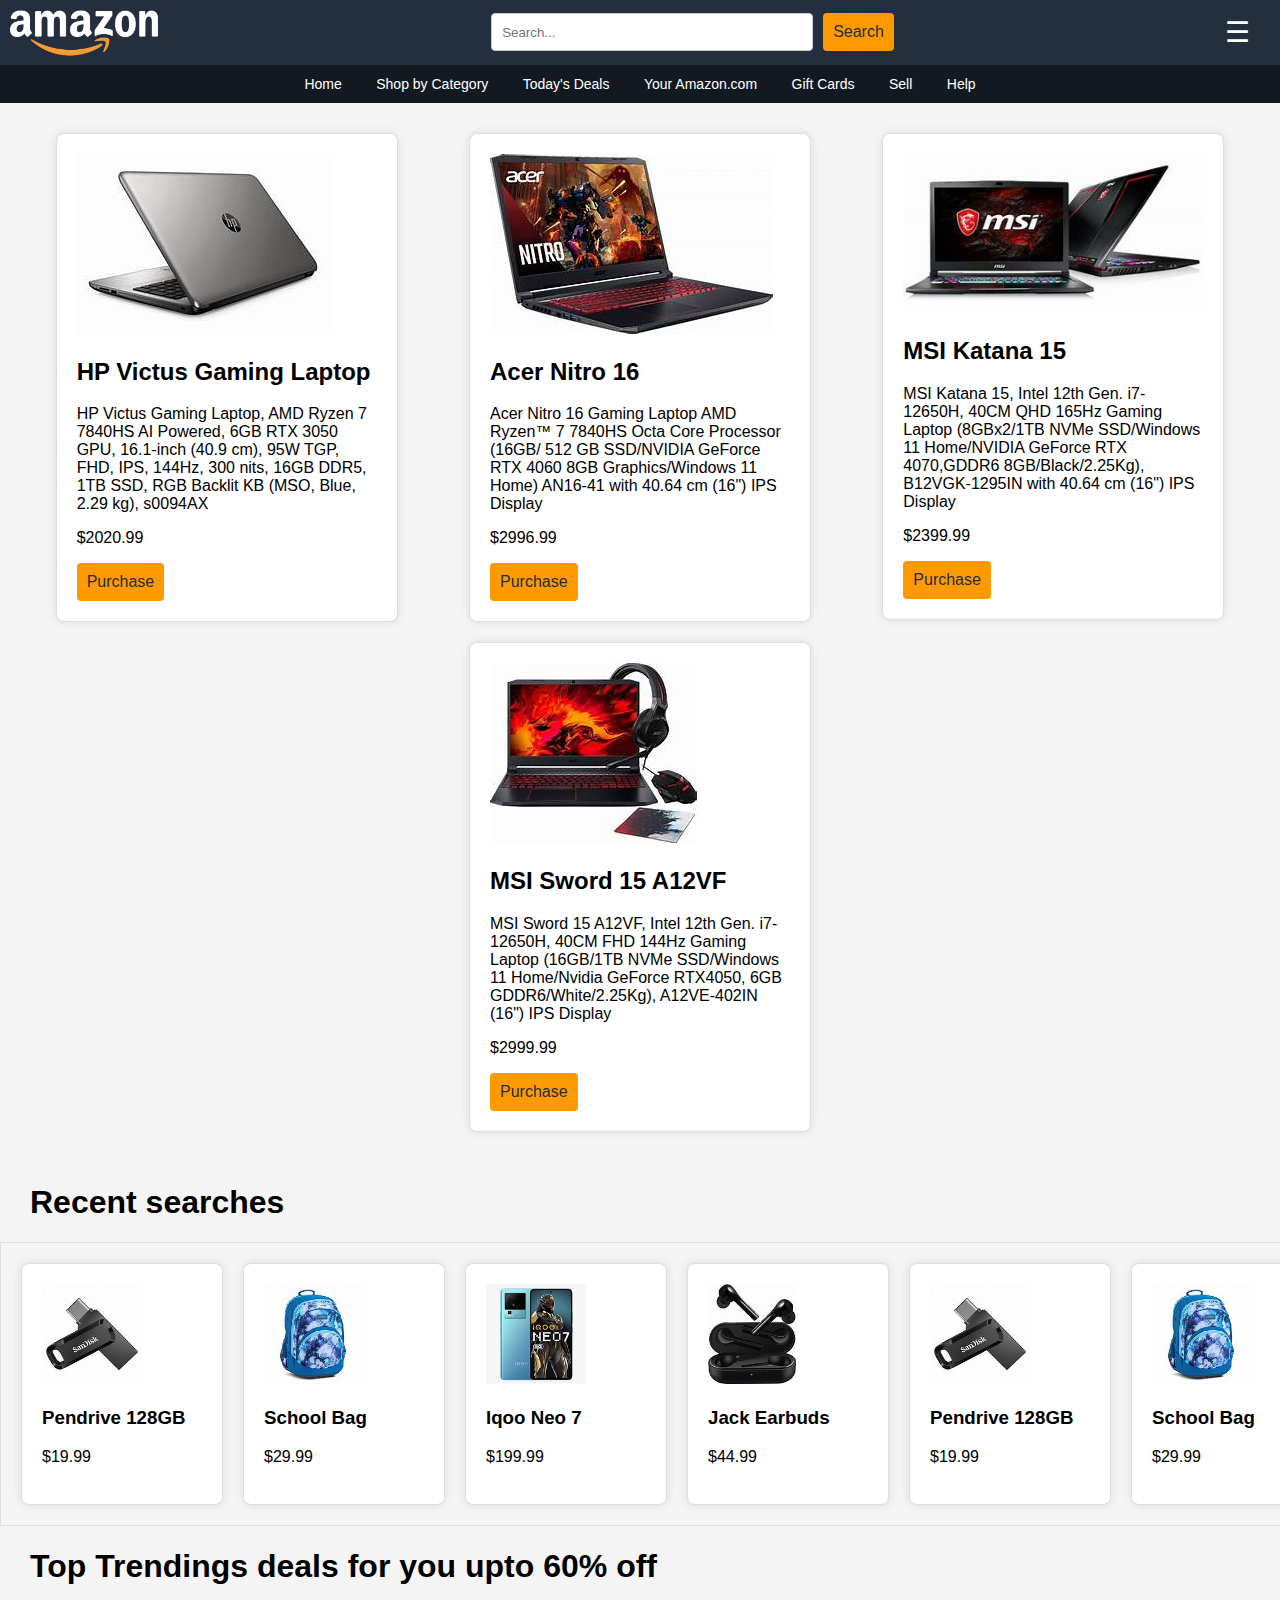
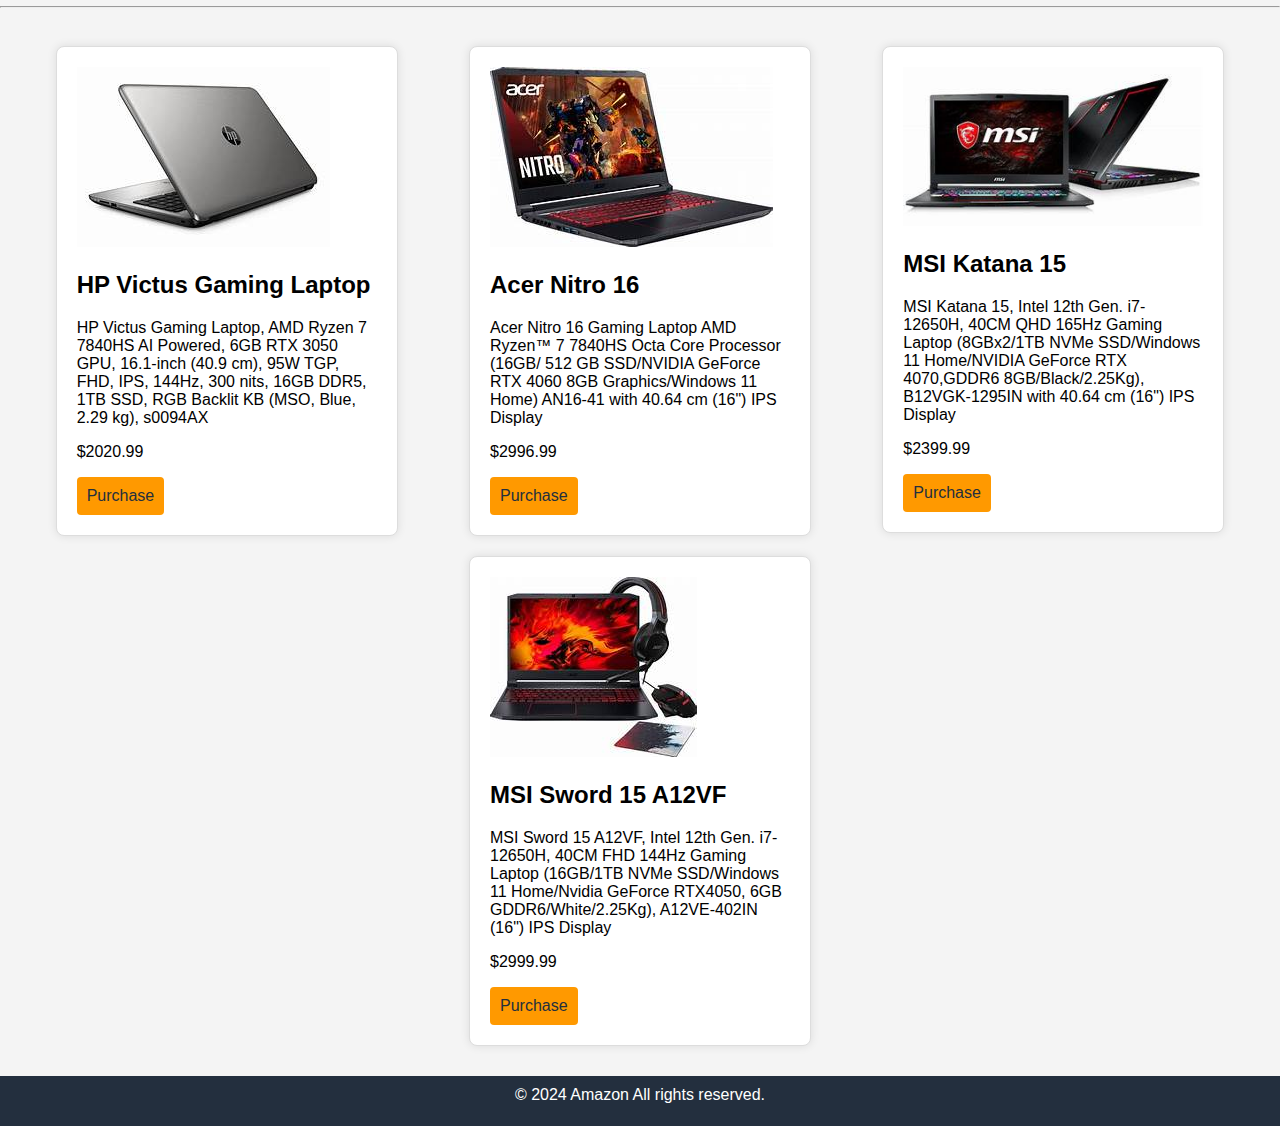
<file: Projects/Amazon/amazon.html>
<!DOCTYPE html>
<html lang="en">
<head>
    <meta charset="UTF-8">
    <meta name="viewport" content="width=device-width, initial-scale=1.0">
    <title>Amazon-like Product Listing</title>
    <style>
        body {
            font-family: Arial, sans-serif;
            margin: 0;
            padding: 0;
            background-color: #f4f4f4;
        }

        header {
            background-color: #232f3e;
            color: #fff;
            padding: 10px;
            display: flex;
            justify-content: space-between;
            align-items: center;
        }

        #amazon-logo {
            max-width: 150px;
            margin-bottom: -10px;
        }

        .search-bar {
            flex-grow: 1;
            display: flex;
            justify-content: center;
        }

        input[type="text"] {
            padding: 10px;
            width: 300px;
            border: 1px solid #ccc;
            border-radius: 4px;
            margin-right: 10px;
        }

        button {
            background-color: #FF9900;
            color: #232f3e;
            border: none;
            padding: 10px;
            text-align: center;
            text-decoration: none;
            display: inline-block;
            font-size: 16px;
            cursor: pointer;
            border-radius: 4px;
        }

        .hamburger-menu {
            cursor: pointer;
            font-size: 28px;
            margin-right: 20px;
        }

        nav {
            background-color: #131921;
            color: #fff;
            padding: 10px;
            text-align: center;
            display: none;
            position: fixed;
            top: 0;
            right: 0;
            height: 100%;
            width: 200px;
            flex-direction: column;
            align-items: flex-start;
            z-index: 1000;
        }

        nav a {
            color: #fff;
            text-decoration: none;
            margin: 15px;
            font-size: 14px;
            display: flex;
            align-items: center;
        }

        .icon {
            margin-right: 10px;
        }

        nav a:hover {
            text-decoration: underline;
        }

        .menu-overlay {
            display: none;
            position: fixed;
            top: 0;
            left: 0;
            width: 100%;
            height: 100%;
            background: rgba(0, 0, 0, 0.5);
            z-index: 999;
        }

        .product-container {
            display: flex;
            flex-wrap: wrap;
            justify-content: space-around;
            padding: 20px;
            position: relative;
        }

        .product {
            background-color: #fff;
            border: 1px solid #ddd;
            border-radius: 8px;
            box-shadow: 0 0 10px rgba(0, 0, 0, 0.1);
            margin: 10px;
            padding: 20px;
            width: 300px;
            height: fit-content;
        }

        section {
            width: 100%; /* Set a width for the section */
            overflow-x: auto; /* Enable horizontal scrolling */
            white-space: nowrap; /* Prevent line breaks in the container */
            border: 1px solid #ddd;
        }

        section::-webkit-scrollbar{
            display: none;
        }

        .product-container1 {
            display: flex;
            padding: 20px;
        }

        .product-container1:nth-child(16){
            margin-right: 0;
        }

        .product1 {
            background-color: #fff;
            border: 1px solid #ddd;
            border-radius: 8px;
            box-shadow: 0 0 10px rgba(0, 0, 0, 0.1);
            margin-right: 20px;
            padding: 20px;
            min-width: 160px;
            height: 200px;
            display: inline-block;
            white-space: wrap; /* Display products in a row */
        }

        img {
            max-width: 100%;
            height: 50%;
        }

        footer {
            background-color: #232f3e;
            color: #fff;
            text-align: center;
            bottom: 0;
            width: 100%;
            height: 40px;
            padding-top: 10px;
        }

        .popup-overlay {
            display: none;
            position: fixed;
            top: 0;
            left: 0;
            width: 100%;
            height: 100%;
            background: rgba(0, 0, 0, 0.5);
            z-index: 999;
        }

        .popup {
            display: none;
            position: fixed;
            top: 50%;
            left: 50%;
            transform: translate(-50%, -50%);
            padding: 20px;
            background-color: #fff;
            border: 1px solid #ccc;
            box-shadow: 0 0 10px rgba(0, 0, 0, 0.1);
            z-index: 1000;
        }
    /* Existing styles... */

    /* Media query for tablets (e.g., iPad) */
    @media (max-width: 768px) {
        header {
            flex-direction: column;
            align-items: center;
        }

        .search-bar {
            margin: 10px 0;
        }

        input[type="text"] {
            width: 100%;
            margin-right: 0;
        }

        .hamburger-menu {
            margin-top: 10px;
        }

        nav {
            width: 100%;
            height: 100%;
            align-items: center;
            text-align: center;
        }

        .menu-overlay {
            display: none;
        }

        nav a {
            margin: 10px;
        }

        .product-container {
            padding: 10px;
        }

        .product {
            width: 100%;
            box-sizing: border-box;
            margin: 10px 0;
        }
    }

    /* Media query for mobile devices */
    @media (max-width: 480px) {
        header {
            padding: 5px;
        }

        #amazon-logo {
            max-width: 120px;
        }

        .search-bar {
            margin: 10px 0;
        }

        input[type="text"] {
            width: 100%;
            margin-right: 0;
        }

        .hamburger-menu {
            margin-top: 10px;
        }

        nav {
            width: 100%;
            height: 100%;
            align-items: center;
            text-align: center;
        }

        nav a {
            margin: 5px;
        }

        .product-container {
            padding: 10px;
        }

        .product {
            width: 100%;
            box-sizing: border-box;
            margin: 10px 0;
        }

        .popup {
            padding: 10px;
        }
        .one{
            display: none;
        }
    }

    .one {
            background-color: #131921;
            color: #fff;
            padding: 10px;
            text-align: center;
        }
     .two {
            color: #fff;
            text-decoration: none;
            margin: 0 15px;
            font-size: 14px;
        }

        .two:hover {
            text-decoration: underline;
        }
</style>
</head>
<body>

    <header>
        <img src="amazonlogo1.png" alt="Amazon Logo" id="amazon-logo">
        <div class="search-bar">
            <input type="text" placeholder="Search...">
            <button>Search</button>
        </div>
        <div class="hamburger-menu" onclick="toggleMenu()">☰</div>
    </header>

    <div class="one">
        <a class="two" href="#">Home</a>
        <a class="two" href="#">Shop by Category</a>
        <a class="two" href="#">Today's Deals</a>
        <a class="two" href="#">Your Amazon.com</a>
        <a class="two" href="#">Gift Cards</a>
        <a class="two" href="#">Sell</a>
        <a class="two" href="#">Help</a>
    </div>

    <nav>
        <a href="#"><span class="icon">&#x1F3E0;</span> Home</a>
        <a href="#"><span class="icon">&#x1F464;</span> Profile</a>
        <a href="#"><span class="icon">&#x1F464;</span> Account</a>
        <a href="#"><span class="icon">&#x1F4C2;</span> Address</a>
        <a href="#"><span class="icon">&#x1F4C3;</span> Orders</a>
        <a href="#"><span class="icon">&#x1F6D2;</span> Cart</a>
        <a href="#"><span class="icon">&#x2699;</span> Settings</a>
    </nav>

    <div class="menu-overlay" id="menu-overlay" onclick="closeMenu()"></div>

    <div class="product-container">
        <div class="product">
            <img src="1.jpeg" alt="Product 1">
            <h2>HP Victus Gaming Laptop</h2>
            <p>HP Victus Gaming Laptop, AMD Ryzen 7 7840HS AI Powered, 6GB RTX 3050 GPU, 16.1-inch (40.9 cm), 95W TGP, FHD, IPS, 144Hz, 300 nits, 16GB DDR5, 1TB SSD, RGB Backlit KB (MSO, Blue, 2.29 kg), s0094AX</p>
            <p>$2020.99</p>
            <button onclick="addToCart('HP Victus Gaming Laptop', 2020.99)">Purchase</button>
        </div>

        <div class="product">
            <img src="3.jpeg" alt="Product 2">
            <h2>Acer Nitro 16</h2>
            <p>Acer Nitro 16 Gaming Laptop AMD Ryzen™ 7 7840HS Octa Core Processor (16GB/ 512 GB SSD/NVIDIA GeForce RTX 4060 8GB Graphics/Windows 11 Home) AN16-41 with 40.64 cm (16") IPS Display</p>
            <p>$2996.99</p>
            <button onclick="addToCart('Acer Nitro 16', 2996.99)">Purchase</button>
        </div>

        <div class="product">
            <img src="4.jpeg" alt="Product 1">
            <h2>MSI Katana 15</h2>
            <p>MSI Katana 15, Intel 12th Gen. i7-12650H, 40CM QHD 165Hz Gaming Laptop (8GBx2/1TB NVMe SSD/Windows 11 Home/NVIDIA GeForce RTX 4070,GDDR6 8GB/Black/2.25Kg), B12VGK-1295IN with 40.64 cm (16") IPS Display</p>
            <p>$2399.99</p>
            <button onclick="addToCart('MSI Katana 15', 2399.99)">Purchase</button>
        </div>

        <div class="product">
            <img src="5.jpeg" alt="Product 2">
            <h2>MSI Sword 15 A12VF</h2>
            <p>MSI Sword 15 A12VF, Intel 12th Gen. i7-12650H, 40CM FHD 144Hz Gaming Laptop (16GB/1TB NVMe SSD/Windows 11 Home/Nvidia GeForce RTX4050, 6GB GDDR6/White/2.25Kg), A12VE-402IN (16") IPS Display</p>
            <p>$2999.99</p>
            <button onclick="addToCart('MSI Sword 15 A12VF', 2999.99)">Purchase</button>
        </div>
    </div>
    <h1 style="margin-left: 30px;">Recent searches</h1>
    <section>
        <div class="product-container1">
            <div class="product1">
                <img src="pen1.jpeg" alt="Product 1">
                <h3>Pendrive 128GB</h3>
                <p>$19.99</p>
            </div>

            <div class="product1">
                <img src="bag.jpeg" alt="Product 2">
                <h3>School Bag</h3>
                <p>$29.99</p>
            </div>
            <div class="product1">
                <img src="phone.jpeg" alt="Product 1">
                <h3>Iqoo Neo 7</h3>
                <p>$199.99</p>
            </div>

            <div class="product1">
                <img src="buds.jpeg" alt="Product 2">
                <h3>Jack Earbuds</h3>
                <p>$44.99</p>
            </div>

            <div class="product1">
                <img src="pen1.jpeg" alt="Product 1">
                <h3>Pendrive 128GB</h3>
                <p>$19.99</p>
            </div>

            <div class="product1">
                <img src="bag.jpeg" alt="Product 2">
                <h3>School Bag</h3>
                <p>$29.99</p>
            </div>
            <div class="product1">
                <img src="phone.jpeg" alt="Product 1">
                <h3>Iqoo Neo 7</h3>
                <p>$199.99</p>
            </div>

            <div class="product1">
                <img src="buds.jpeg" alt="Product 2">
                <h3>Jack Earbuds</h3>
                <p>$44.99</p>
            </div>

            <div class="product1">
                <img src="pen1.jpeg" alt="Product 1">
                <h3>Pendrive 128GB</h3>
                <p>$19.99</p>
            </div>

            <div class="product1">
                <img src="bag.jpeg" alt="Product 2">
                <h3>School Bag</h3>
                <p>$29.99</p>
            </div>
            <div class="product1">
                <img src="phone.jpeg" alt="Product 1">
                <h3>Iqoo Neo 7</h3>
                <p>$199.99</p>
            </div>

            <div class="product1">
                <img src="buds.jpeg" alt="Product 2">
                <h3>Jack Earbuds</h3>
                <p>$44.99</p>
            </div>

            <div class="product1">
                <img src="pen1.jpeg" alt="Product 1">
                <h3>Pendrive 128GB</h3>
                <p>$19.99</p>
            </div>

            <div class="product1">
                <img src="bag.jpeg" alt="Product 2">
                <h3>School Bag</h3>
                <p>$29.99</p>
            </div>
            <div class="product1">
                <img src="phone.jpeg" alt="Product 1">
                <h3>Iqoo Neo 7</h3>
                <p>$199.99</p>
            </div>

            <div class="product1">
                <img src="buds.jpeg" alt="Product 2">
                <h3>Jack Earbuds</h3>
                <p>$44.99</p>
            </div>
        </div>
    </section>

    <h1 style="margin-left: 30px;">Top Trendings deals for you upto 60% off</h1><hr>

    <div class="product-container">
        <div class="product">
            <img src="1.jpeg" alt="Product 1">
            <h2>HP Victus Gaming Laptop</h2>
            <p>HP Victus Gaming Laptop, AMD Ryzen 7 7840HS AI Powered, 6GB RTX 3050 GPU, 16.1-inch (40.9 cm), 95W TGP, FHD, IPS, 144Hz, 300 nits, 16GB DDR5, 1TB SSD, RGB Backlit KB (MSO, Blue, 2.29 kg), s0094AX</p>
            <p>$2020.99</p>
            <button onclick="addToCart('HP Victus Gaming Laptop', 2020.99)">Purchase</button>
        </div>

        <div class="product">
            <img src="3.jpeg" alt="Product 2">
            <h2>Acer Nitro 16</h2>
            <p>Acer Nitro 16 Gaming Laptop AMD Ryzen™ 7 7840HS Octa Core Processor (16GB/ 512 GB SSD/NVIDIA GeForce RTX 4060 8GB Graphics/Windows 11 Home) AN16-41 with 40.64 cm (16") IPS Display</p>
            <p>$2996.99</p>
            <button onclick="addToCart('Acer Nitro 16', 2996.99)">Purchase</button>
        </div>

        <div class="product">
            <img src="4.jpeg" alt="Product 1">
            <h2>MSI Katana 15</h2>
            <p>MSI Katana 15, Intel 12th Gen. i7-12650H, 40CM QHD 165Hz Gaming Laptop (8GBx2/1TB NVMe SSD/Windows 11 Home/NVIDIA GeForce RTX 4070,GDDR6 8GB/Black/2.25Kg), B12VGK-1295IN with 40.64 cm (16") IPS Display</p>
            <p>$2399.99</p>
            <button onclick="addToCart('MSI Katana 15', 2399.99)">Purchase</button>
        </div>

        <div class="product">
            <img src="5.jpeg" alt="Product 2">
            <h2>MSI Sword 15 A12VF</h2>
            <p>MSI Sword 15 A12VF, Intel 12th Gen. i7-12650H, 40CM FHD 144Hz Gaming Laptop (16GB/1TB NVMe SSD/Windows 11 Home/Nvidia GeForce RTX4050, 6GB GDDR6/White/2.25Kg), A12VE-402IN (16") IPS Display</p>
            <p>$2999.99</p>
            <button onclick="addToCart('MSI Sword 15 A12VF', 2999.99)">Purchase</button>
        </div>
    </div>

   <footer>
        &copy; 2024 Amazon All rights reserved.
   </footer>

    <div class="popup-overlay" id="overlay"></div>

    <div id="purchasePopup" class="popup">
        <h2>Purchase Confirmation</h2>
        <p>Thank you for your purchase!</p>
        <p>Product: <span id="popupProductName"></span></p>
        <p>Price: $<span id="popupProductPrice"></span></p>
        <button onclick="closePopup()">Close</button>
    </div>
</body>
</html>

<script>
    function addToCart(productName, price) {
        document.getElementById('popupProductName').innerText = productName;
        document.getElementById('popupProductPrice').innerText = price.toFixed(2);
        document.getElementById('purchasePopup').style.display = 'block';
        document.getElementById('overlay').style.display = 'block';
    }

    function closePopup() {
        document.getElementById('purchasePopup').style.display = 'none';
        document.getElementById('overlay').style.display = 'none';
    }

    function toggleMenu() {
        var menu = document.querySelector('nav');
        var overlay = document.getElementById('menu-overlay');
        if (menu.style.display === 'flex') {
            closeMenu();
        } else {
            menu.style.display = 'flex';
            overlay.style.display = 'block';
        }
    }

    function closeMenu() {
        var menu = document.querySelector('nav');
        var overlay = document.getElementById('menu-overlay');
        menu.style.display = 'none';
        overlay.style.display = 'none';
    }
</script>
</file>
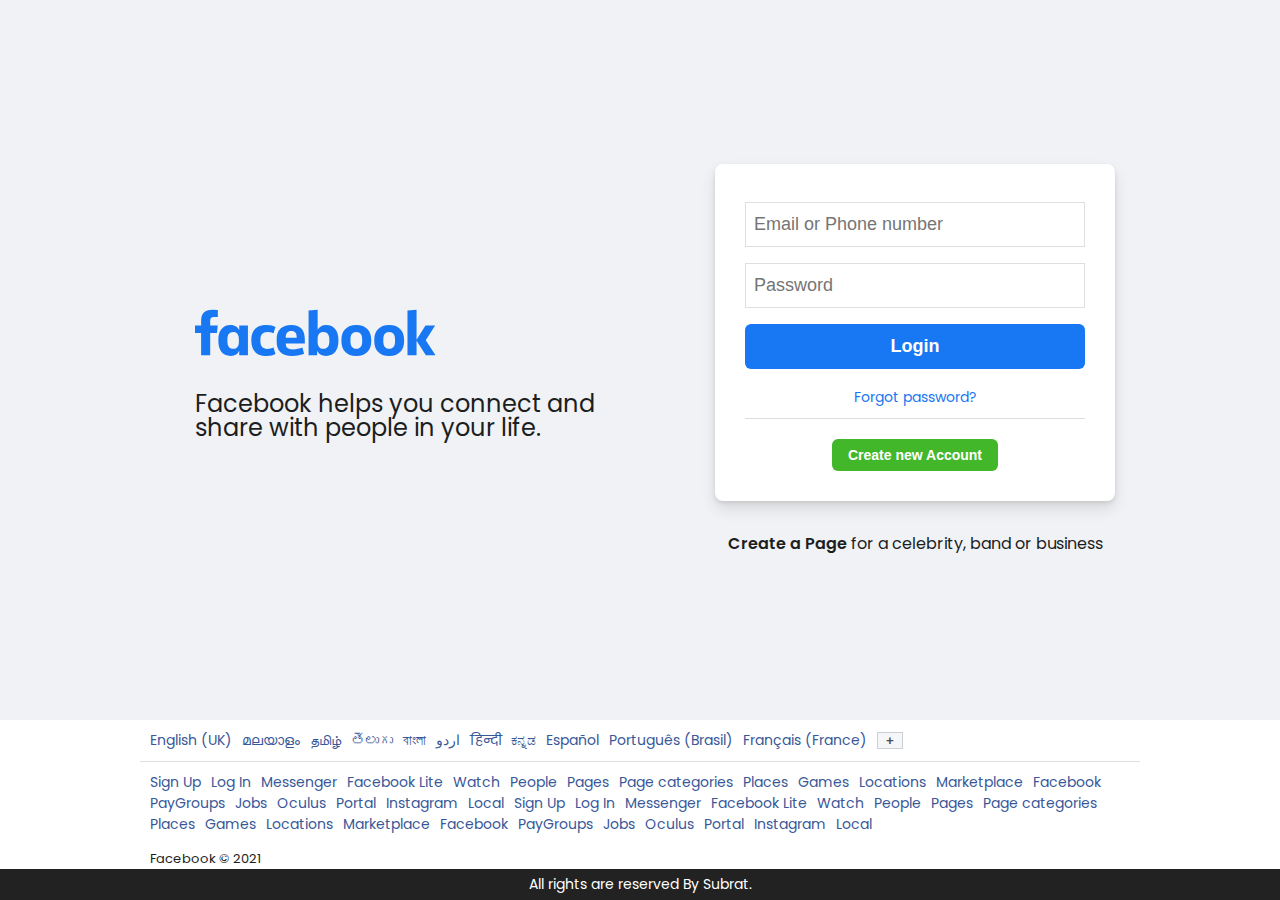
<file: Projects/Facebook/facebook.html>
<!DOCTYPE html>
<html lang="en">

<head>
    <meta charset="UTF-8">
    <meta http-equiv="X-UA-Compatible" content="IE=edge">
    <meta name="viewport" content="width=device-width, initial-scale=1.0">
    <title>Facebook</title>

        <style>
            @import url('https://fonts.googleapis.com/css2?family=Poppins:wght@300;400;500;600;700&display=swap');
*, *::after, *::before {
    padding: 0;
    margin: 0;
    box-sizing: border-box;
}

body {
    font-family: 'Poppins', sans-serif;
    background-color: #f0f2f5;
    color: #1c1e21;
}

main {
    height: 90vh;
    position: relative;
    margin: 0 auto;
}

footer {
    background-color: #ffffff;
}

.row {
    display: flex;
    justify-content: space-around;
    align-items: center;
    flex-direction: column;
    width: 100%;
    position: absolute;
    left: 50%;
    top: 50%;
    transform: translate(-50%, -50%);
}

.col-logo {
    text-align: center;
    padding: 10%;
}

.col-form {
    text-align: center;
    max-width: 80%;
}

.col-logo img {
    max-width: 300px;
}

.col-logo h2 {
    font-size: 16px;
    font-weight: 400;
    padding: 0 30px;
    line-height: 16px;
}

.col-form .form-container {
    background-color: #ffffff;
    border-radius: 8px;
    box-shadow: 0 2px 4px rgba(0, 0, 0, 0.1), 0 8px 16px rgba(0, 0, 0, 0.1);
    margin-bottom: 30px;
    padding: 30px;
}

.col-form .form-container input, .col-form .form-container .btn-login {
    width: 100%;
    margin: 5px 0;
    height: 32px;
    font-size: 14px;
}

.col-form .form-container input {
    border: 1px solid #dddfe2;
    color: #1d2129;
    padding: 0 8px;
    outline: none;
}

.col-form .form-container input:focus {
    border-color: #1877f2;
    box-shadow: 0 0 0 2px #e7f3ff;
}

.col-form .form-container .btn-login {
    background-color: #1877f2;
    border: none;
    border-radius: 6px;
    font-size: 14px;
    padding: 8px 16px;
    color: #ffffff;
    font-weight: 700;
    text-transform: capitalize;
}

.col-form .form-container a {
    color: #1877f2;
    font-size: 14px;
    text-decoration: none;
    margin: 10px 0 20px;
    padding-bottom: 10px;
    border-bottom: 1px solid #dadde1;
    display: block;
}

.col-form .form-container a:hover {
    text-decoration: underline;
}

.col-form .form-container .btn-new {
    background-color: #42b72a;
    border: none;
    border-radius: 6px;
    font-size: 14px;
    padding: 8px 16px;
    color: #ffffff;
    font-weight: 700;
}

.col-form p {
    font-size: 14px;
}

.col-form p a {
    text-decoration: none;
    color: #1c1e21;
    font-weight: 600;
}

.col-form p a:hover {
    text-decoration: underline;
}

footer .footer-contents {
    position: relative;
    max-width: 1000px;
    margin: 0 auto;
}

footer ol {
    display: flex;
    flex-wrap: wrap;
    list-style-type: none;
    padding: 10px;
}

footer ol:first-child {
    border-bottom: 1px solid #dddfe2;
}

footer ol:first-child li:last-child button {
    background-color: #f5f6f7;
    border: 1px solid #ccd0d5;
    outline: none;
    color: #4b4f56;
    padding: 0 8px;
    font-weight: 700;
}

footer ol li {
    padding-right: 10px;
    font-size: 12px;
    color: #385898;
}

footer ol li a {
    text-decoration: none;
    color: #385898;
}

footer ol li a:hover {
    text-decoration: underline;
}

footer small {
    font-size: 10px;
    padding: 10px;
}

@media screen and (orientation:landscape) and (min-device-width:320px) and (max-device-width:780px) {
    .row {
        flex-direction: row;
        justify-content: start;
    }
    .col-logo {
        padding: 2%;
        flex: 0 0 50%;
        text-align: left;
    }
    .col-form {
        flex: 0 0 40%;
    }
}

@media screen and (orientation:portrait) and (min-device-width:700px) and (max-device-width:1100px) {
    main {
        height: 82vh;
    }
    footer {
        height: 18vh;
    }
}

@media screen and (min-device-width:992px) {
    main {
        height: 80vh;
    }
    footer {
        height: 20vh;
    }
    .row {
        flex-direction: row;
        max-width: 1000px;
    }
    .col-logo {
        padding: 0;
        flex: 0 0 50%;
        text-align: left;
    }
    .col-logo h2 {
        font-size: 24px;
        line-height: 24px;
    }
    .col-form {
        flex: 0 0 40%;
        max-width: 500px;
    }
    .col-form .form-container input, .col-form .form-container .btn-login {
        font-size: 18px;
        height: 45px;
        margin: 8px 0;
    }
    .col-form p {
        font-size: 16px;
    }
    footer ol li {
        font-size: 14px;
    }
    footer small {
        font-size: 13px;
    }
}

.footer {
    background-color: #222;
    color: #fff;
    font-size: 14px;
    bottom: 0;
    position: fixed;
    left: 0;
    right: 0;
    text-align: center;
    z-index: 999;
}

.footer p {
    margin: 5px 0;
}
        </style>
</head>

<body>
    <main>
        <div class="row">
            <div class="col-logo">
                <img src="fb_logo.svg" alt="Facebook Logo">
                <h2>Facebook helps you connect and share with people in your life.</h2>
            </div>
            <div class="col-form">
                <div class="form-container">
                    <input type="text" placeholder="Email or Phone number">
                    <input type="password" placeholder="Password">
                    <button class="btn-login">Login
                    </button>
                    <a href="#">Forgot password?</a>
                    <button class="btn-new">
                        Create new Account
                    </button>
                </div>
                <p><a href="#">Create a Page</a>
                    for a celebrity, band or business</p>
            </div>
        </div>
    </main>
    <footer>
        <div class="footer-contents">
            <ol>
                <li>English (UK)</li>
                <li><a href="#">മലയാളം</a></li>
                <li><a href="#">தமிழ்</a></li>
                <li><a href="#">తెలుగు</a></li>
                <li><a href="#">বাংলা</a></li>
                <li><a href="#">اردو</a></li>
                <li><a href="#">हिन्दी</a></li>
                <li><a href="#">ಕನ್ನಡ</a></li>
                <li><a href="#">Español</a></li>
                <li><a href="#">Português (Brasil)</a></li>
                <li><a href="#">Français (France)</a></li>
                <li><button>+</button></li>
            </ol>
            <ol>
                <li><a href="#">Sign Up</a></li>
                <li><a href="#">Log In </a></li>
                <li><a href="#">Messenger</a></li>
                <li><a href="#">Facebook Lite</a></li>
                <li><a href="#">Watch</a></li>
                <li><a href="#">People</a></li>
                <li><a href="#">Pages</a></li>
                <li><a href="#">Page categories</a></li>
                <li><a href="#">Places</a></li>
                <li><a href="#">Games</a></li>
                <li><a href="#">Locations</a></li>
                <li><a href="#">Marketplace</a></li>
                <li><a href="#">Facebook</a></li>
                <li><a href="#">PayGroups</a></li>
                <li><a href="#">Jobs</a></li>
                <li><a href="#">Oculus</a></li>
                <li><a href="#">Portal</a></li>
                <li><a href="#">Instagram</a></li>
                <li><a href="#">Local</a></li>
                <li><a href="#">Sign Up</a></li>
                <li><a href="#">Log In </a></li>
                <li><a href="#">Messenger</a></li>
                <li><a href="#">Facebook Lite</a></li>
                <li><a href="#">Watch</a></li>
                <li><a href="#">People</a></li>
                <li><a href="#">Pages</a></li>
                <li><a href="#">Page categories</a></li>
                <li><a href="#">Places</a></li>
                <li><a href="#">Games</a></li>
                <li><a href="#">Locations</a></li>
                <li><a href="#">Marketplace</a></li>
                <li><a href="#">Facebook</a></li>
                <li><a href="#">PayGroups</a></li>
                <li><a href="#">Jobs</a></li>
                <li><a href="#">Oculus</a></li>
                <li><a href="#">Portal</a></li>
                <li><a href="#">Instagram</a></li>
                <li><a href="#">Local</a></li>
            </ol>
            <small>Facebook &copy; 2021</small>
        </div>
    </footer>

    <div class="footer">
        <p>
            All rights are reserved By Subrat.
        </p>
    </div>
</body>

</html>
</file>
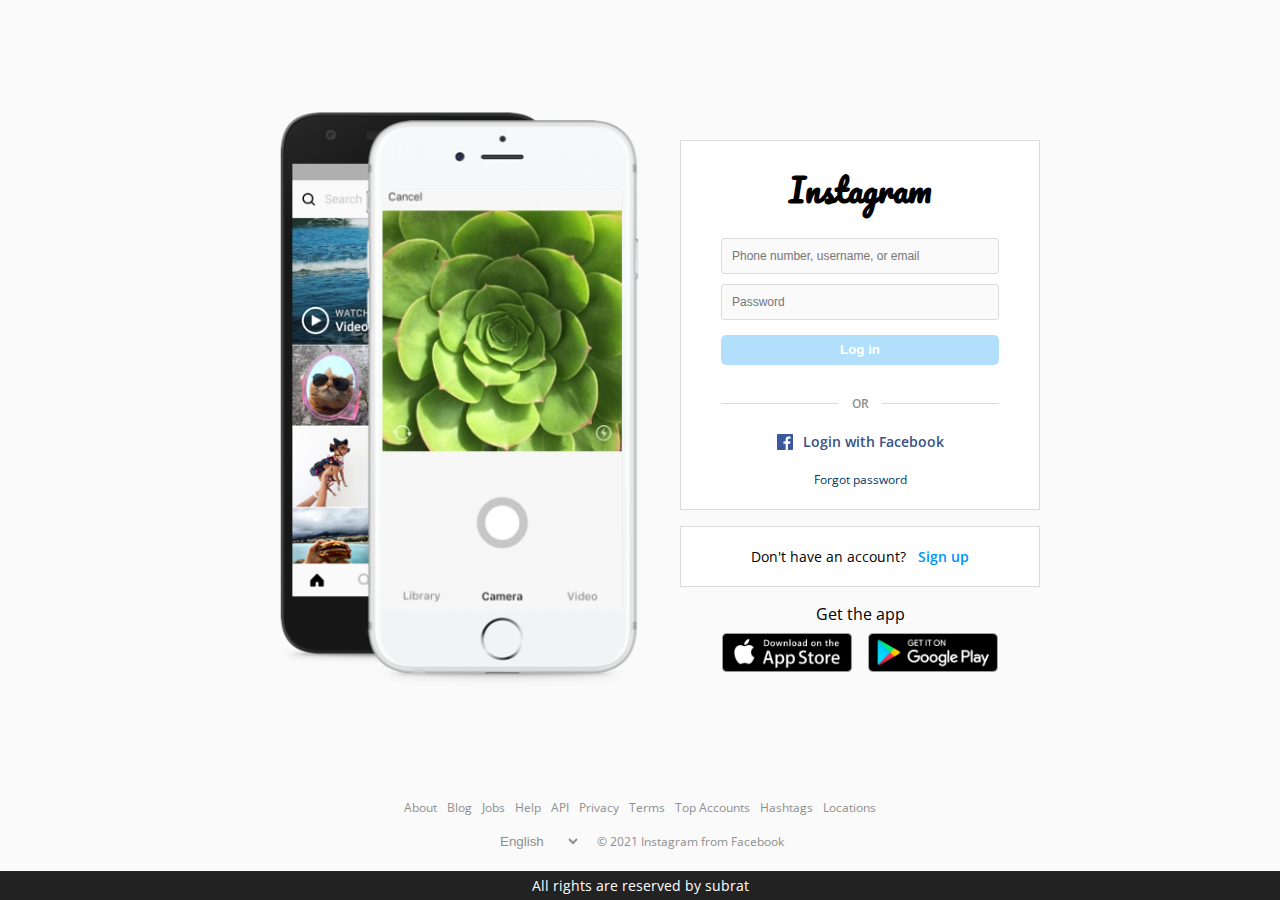
<file: Projects/Instagram/instagram.html>
<!DOCTYPE html>
<html lang="en">

<head>
    <meta name="viewport" content="width=device-width, initial-scale=1.0">
    <title>Instagram</title>
    <link rel="stylesheet" href="https://cdnjs.cloudflare.com/ajax/libs/font-awesome/6.0.0-beta2/css/all.min.css"
        integrity="sha512-YWzhKL2whUzgiheMoBFwW8CKV4qpHQAEuvilg9FAn5VJUDwKZZxkJNuGM4XkWuk94WCrrwslk8yWNGmY1EduTA=="
        crossorigin="anonymous" referrerpolicy="no-referrer" />
    <style>
        
@import url('https://fonts.googleapis.com/css2?family=Open+Sans:wght@400;600&family=Pacifico&display=swap');
*, *::after, *::before {
    padding: 0;
    margin: 0;
    box-sizing: border-box;
}

body {
    font-family: 'Open Sans', sans-serif;
    height: 100vh;
    width: 100%;
    background-color: #fafafa;
    overflow: hidden;
    display: flex;
    justify-content: space-around;
    align-items: center;
    flex-direction: column;
}

h1 {
    font-family: 'Pacifico', cursive;
    margin-bottom: 16px;
}

img {
    max-width: 100%;
}

a {
    text-decoration: none;
}

main {
    width: 100%;
    max-width: 800px;
    margin: auto;
}

.row {
    display: flex;
    justify-content: space-between;
    align-items: center;
    width: 100%;
}

.img-section {
    flex: 0 0 55%;
}

.login-section {
    flex: 0 0 45%;
    padding-top: 30px;
}

.white-bg {
    background-color: #ffffff;
    border: 1px solid #dbdbdb;
    padding: 20px 40px;
    display: flex;
    justify-content: center;
    align-items: center;
    flex-direction: column;
    text-align: center;
}

.white-bg input {
    width: 100%;
    padding: 10px;
    margin: 5px 0;
    background-color: #fafafa;
    border: 1px solid #dbdbdb;
    border-radius: 3px;
    color: #262626;
    font-size: 12px;
    outline: none;
}

.white-bg button {
    width: 100%;
    background-color: rgba(0, 149, 246, 0.3);
    color: #ffffff;
    font-weight: 600;
    padding: 5px 10px;
    margin: 10px 0;
    line-height: 20px;
    border: none;
    border-radius: 5px;
}

.or {
    position: relative;
    display: flex;
    justify-content: center;
    align-items: center;
    margin: 20px 0;
}

.or span {
    display: block;
    background-color: #dbdbdb;
    height: 1px;
    width: 100%;
}

.or p {
    margin: 0 5%;
    text-transform: uppercase;
    font-weight: 600;
    font-size: 12px;
    color: #8e8e8e;
}

a.fb-login {
    display: flex;
    justify-content: center;
    align-items: center;
    margin: 16px 0;
}

a.fb-login img {
    width: 16px;
    margin-right: 10px;
}

a.fb-login p {
    font-size: 14px;
    color: #385185;
    font-weight: 600;
}

a.forgot-login {
    color: #00376b;
    font-size: 12px;
}

.mt {
    margin-top: 16px;
}

.white-bg:nth-child(2) p {
    font-size: 14px;
}

.white-bg:nth-child(2) p a {
    margin-left: 8px;
    font-weight: 600;
    color: #0095f6;
}

.d-flex {
    display: flex;
    justify-content: center;
    align-items: center;
}

.get-app p {
    text-align: center;
}

.get-app a {
    margin: 8px;
}

.get-app a img {
    width: 130px;
}

footer {
    padding-bottom: 50px;
}

footer ol {
    list-style-type: none;
    display: flex;
    align-items: center;
    justify-content: c;
}

footer ol li {
    margin: 0 5px;
}

footer ol li a {
    color: #8e8e8e;
    text-transform: capitalize;
    font-size: 12px;
}

footer select {
    background-color: transparent;
    border: none;
    outline: none;
    margin-right: 16px;
    color: #8e8e8e;
}

footer small {
    color: #8e8e8e;
    font-size: 12px;
}

#footer {
    background-color: #222;
    color: #fff;
    font-size: 14px;
    bottom: 0;
    position: fixed;
    left: 0;
    right: 0;
    text-align: center;
    z-index: 999;
}

#footer p {
    margin: 5px 0;
}

    </style>
</head>

<body>
    <main>
        <div class="row">
            <div class="img-section">
                <img src="Insta.png" alt="Instagram">
            </div>
            <div class="login-section">
                <div class="white-bg">
                    <h1>Instagram</h1>
                    <form action="#">
                        <input type="text" placeholder="Phone number, username, or email">
                        <input type="password" placeholder="Password">
                        <button class="subtmit-btn" type="submit" disabled>
                            Log in
                        </button>
                        <div class="or">
                            <span></span>
                            <p>or</p>
                            <span></span>
                        </div>
                        <a href="#" class="fb-login">
                            <img src="fb_logo.png" alt="Facebook logo">
                            <p>Login with Facebook</p>
                        </a>
                        <a href="#" class="forgot-login">
                            Forgot password
                        </a>
                    </form>
                </div>
                <div class="white-bg mt">
                    <p>Don't have an account? <a href="#">Sign up</a></p>
                </div>
                <div class="get-app mt">
                    <p>Get the app</p>
                    <div class="d-flex">
                        <a href="#">
                            <img src="app_store.png" alt="">
                        </a><a href="#">
                            <img src="play_store.png" alt="">
                        </a>
                    </div>
                </div>
            </div>
        </div>
    </main>
    <footer>
        <ol>
            <li><a href="#">about</a></li>
            <li><a href="#">blog</a></li>
            <li><a href="#">jobs</a></li>
            <li><a href="#">help</a></li>
            <li><a href="#">API</a></li>
            <li><a href="#">privacy</a></li>
            <li><a href="#">terms</a></li>
            <li><a href="#">top accounts</a></li>
            <li><a href="#">hashtags</a></li>
            <li><a href="#">locations</a></li>
        </ol>
        <div class="d-flex mt">
            <select name="language" id="language">
                <option value="lang1">
                    English
                </option>
                <option value="lan2">Malayalam</option>
                <option value="lan3">Hindi</option>
                <option value="lan4">Tamil</option>
            </select>
            <small>&copy; 2021 Instagram from Facebook</small>
        </div>
    </footer>
    <div id="footer">
        <p>
            All rights are reserved by subrat
        </p>
    </div>
</body>

</html>
</file>
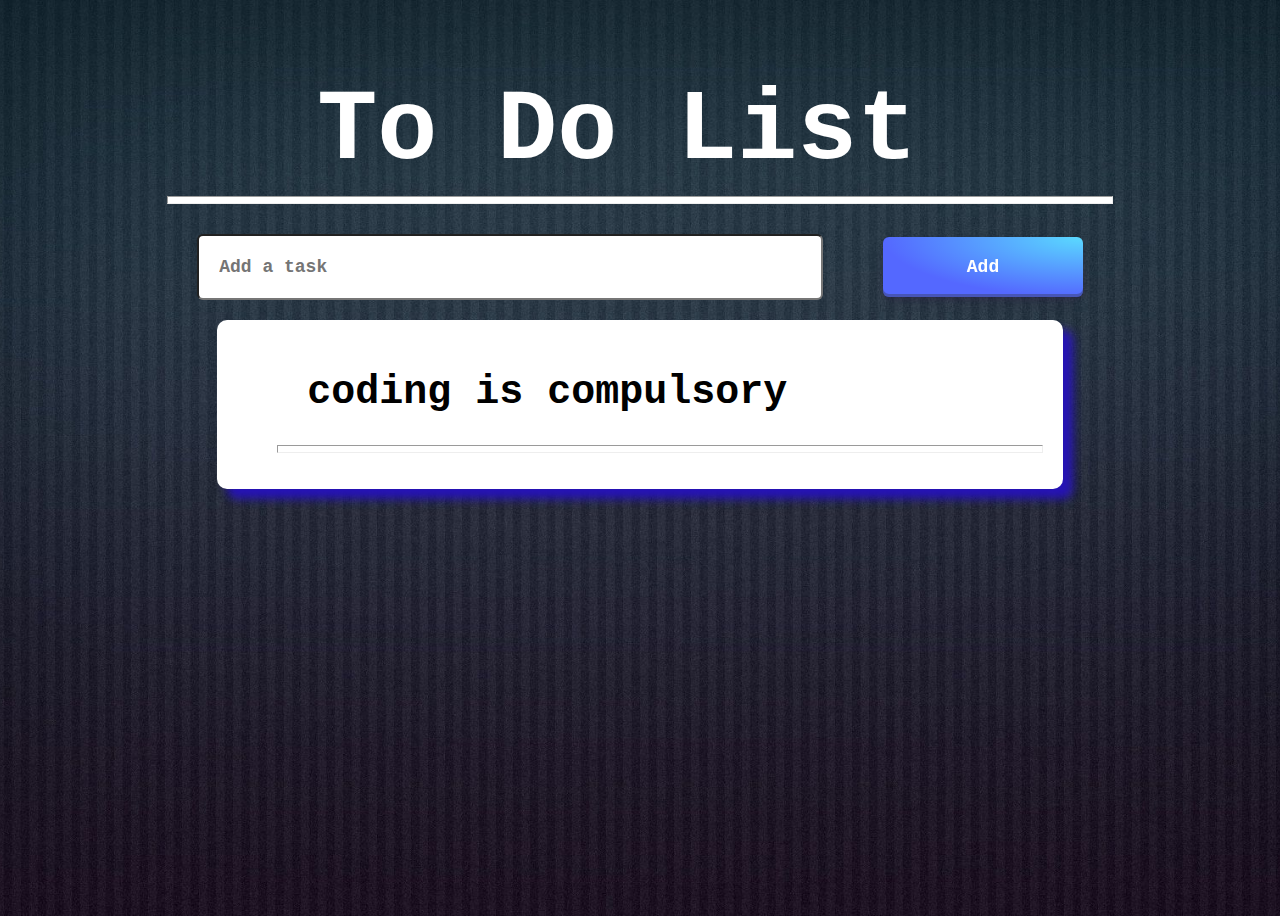
<file: Projects/Todolist/todolist.html>
<!DOCTYPE html>
<html>
    <head>
        <title>To do list</title>
    </head>
    <body>
        <div>
            <h1>To Do List</h1><hr>
            <div class="box">
                <input  id="input" placeholder="Add a task">
                <button class="button-29" onclick="add()">Add</button>
                <div class="box1">
                    <ul id="list">
                        <li>coding is compulsory</li><hr>
                    </ul>
                </div>
               
            </div>
            
        </div>
        
    </body>
</html>

<script>
    var ul=document.getElementById("list")
    var input=document.getElementById("input")

    function add(){
        var listitem=document.createElement("li")
        listitem.innerHTML=input.value+"<button  class='button-29' onclick='del(event)'>Delete</button>"+"<hr>"
        ul.append(listitem)
    }

    function del(){
        event.target.parentElement.remove()
    }
</script>

<style>
    *{
        color:#fff;
        font-family: "JetBrains Mono",monospace;
        font-weight: 600;
    }
    body{
        background-color:black;
        display: flex;
        justify-content:center;
        height: 100vh;
        flex-wrap: wrap;
        background-image: url(todo1.jpg);
        background-size: cover;
    background-position: center;
        
    }

    h1{
        flex-basis: 100%;
        font-size: 100px;
        margin-bottom: 5px;
        margin-left: 150px;
    }
    hr{
        height: 6px;
        background-color: white;
    }
    .box{
        margin: 10px;
        border-color: #fff;
        border-radius: 5px;
        border-width: 5px;
        padding: 20px;
    }
    .box1{
        background-color: #fff;
        border-radius: 10px;
        box-shadow: 10px 10px 10px rgb(38, 19, 182);
        padding: 20px;
        margin: 20px;
    }
    input{
        width: 600px;
        margin-right: 20px;
        height: 60px;
        border-radius: 6px;
        color: black;
        font-size: 18px;
        font-family: "JetBrains Mono",monospace;
        padding-left: 20px;
    }
    li{
        font-size: 40px;
        margin: 30px;
        color: #000000;
        display: block;
    }

.button-29 {
  align-items: center;
  width: 200px;
  appearance: none;
  background-image: radial-gradient(100% 100% at 100% 0, #5adaff 0, #5468ff 100%);
  border: 0;
  border-radius: 6px;
  box-shadow: rgba(45, 35, 66, .4) 0 2px 4px,rgba(45, 35, 66, .3) 0 7px 13px -3px,rgba(58, 65, 111, .5) 0 -3px 0 inset;
  box-sizing: border-box;
  color: #fff;
  cursor: pointer;
  display: inline-flex;
  font-family: "JetBrains Mono",monospace;
  height: 60px;
  justify-content: center;
  line-height: 1;
  list-style: none;
  overflow: hidden;
  padding-left: 16px;
  padding-right: 16px;
  position: relative;
  text-align: left;
  text-decoration: none;
  transition: box-shadow .15s,transform .15s;
  user-select: none;
  -webkit-user-select: none;
  touch-action: manipulation;
  white-space: nowrap;
  will-change: box-shadow,transform;
  font-size: 18px;
  margin-left: 30px;
}

.button-29:focus {
  box-shadow: #3c4fe0 0 0 0 1.5px inset, rgba(45, 35, 66, .4) 0 2px 4px, rgba(45, 35, 66, .3) 0 7px 13px -3px, #3c4fe0 0 -3px 0 inset;
}

.button-29:hover {
  box-shadow: rgba(45, 35, 66, .4) 0 4px 8px, rgba(45, 35, 66, .3) 0 7px 13px -3px, #3c4fe0 0 -3px 0 inset;
  transform: translateY(-2px);
}

.button-29:active {
  box-shadow: #3c4fe0 0 3px 7px inset;
  transform: translateY(2px);
}
</style>
</file>
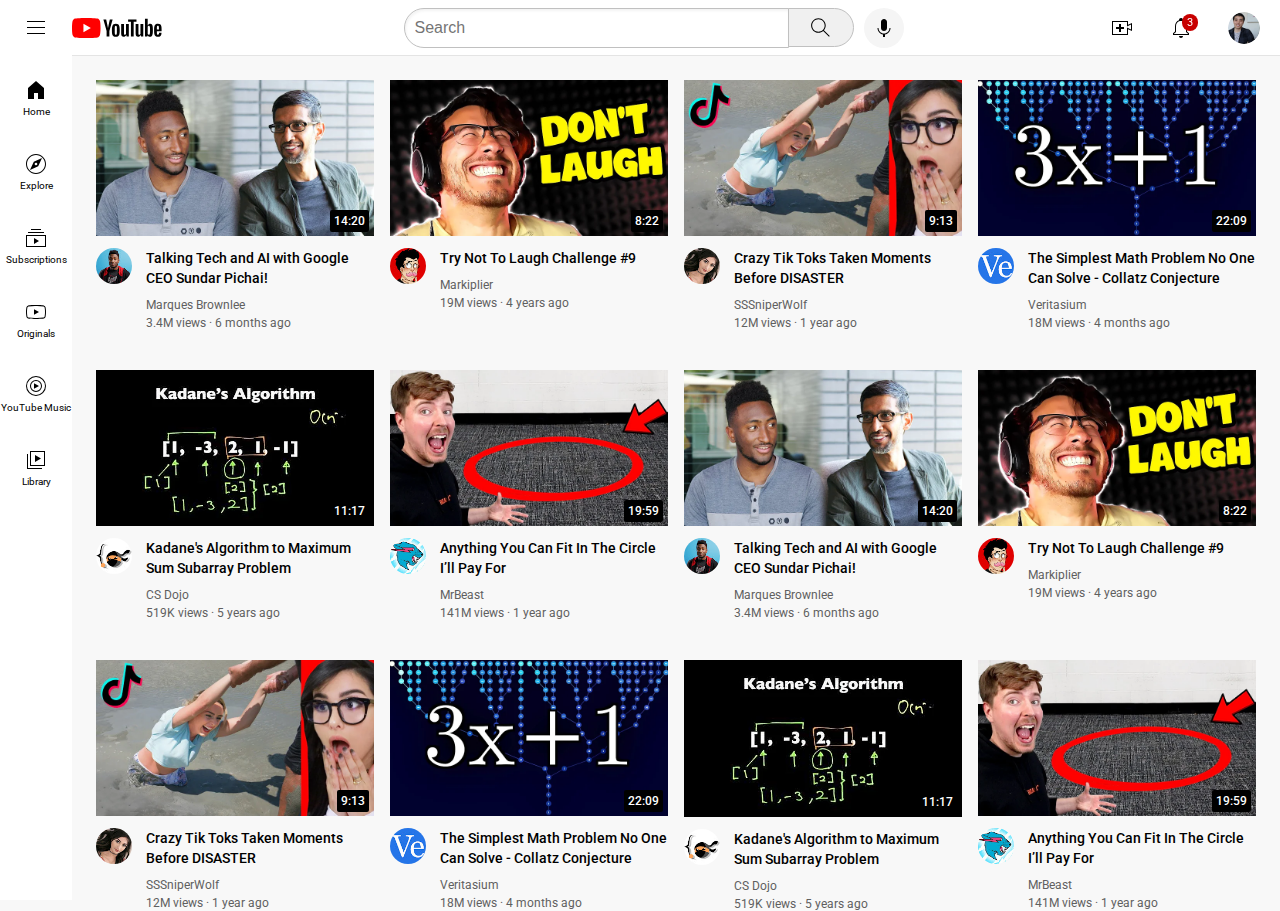
<file: Projects/youtube/youtube.html>
<!DOCTYPE html>
<html>
  <head>
    <title>YouTube Clone</title>

    <link rel="preconnect" href="https://fonts.googleapis.com">
    <link rel="preconnect" href="https://fonts.gstatic.com" crossorigin>
    <link href="https://fonts.googleapis.com/css2?family=Roboto:wght@400;500;700&display=swap" rel="stylesheet">

    <link rel="stylesheet" href="style.css">
  </head>
  <body>
    <!--Top bar Header-->
    <header class="header">
      <div class="left-section">
        <img class="hamburger-menu" src="icons/hamburger-menu.svg">
        <img class="youtube-logo" src="icons/youtube-logo.svg">
      </div>
      <div class="middle-section">
        <input class="search-bar" type="text" placeholder="Search">
        <button class="search-button">
          <img class="search-icon" src="icons/search.svg">
          <div class="tooltip">Search</div>
        </button>
        <!-- Put position absolute inside position relative -->
        <button class="voice-search-button">
          <img class="voice-search-icon" src="icons/voice-search-icon.svg">
          <div class="tooltip">Search with your voice</div>
        </button>
      </div>
      <div class="right-section">
        <div class="upload-icon-container">
          <img class="upload-icon" src="icons/upload.svg">
          <div class="tooltip">Create</div>
        </div>
        <div class="notifications-icon-container">
          <img class="notifications-icon" src="icons/notifications.svg">
          <div class="tooltip">Notifications</div>
          <div class="notifications-count">3</div>
        </div>
        <div class="profile-picture-container">
          <img class="current-user-picture" src="channel-pictures/my-channel.jpeg">
          <div class="tooltip">profile</div>
        </div>
      </div>
    </header>
<!---------Sidebar---------->
    <nav class="sidebar">
      <div class="sidebar-link">
        <img src="icons/home.svg">
        <div>Home</div>
      </div>
      <div class="sidebar-link">
        <img src="icons/explore.svg">
        <div>Explore</div>
      </div>
      <div class="sidebar-link">
        <img src="icons/subscriptions.svg">
        <div>Subscriptions</div>
      </div>
      <div class="sidebar-link">
        <img src="icons/originals.svg">
        <div>Originals</div>
      </div>
      <div class="sidebar-link">
        <img src="icons/youtube-music.svg">
        <div>YouTube Music</div>
      </div>
      <div class="sidebar-link">
        <img src="icons/library.svg">
        <div>Library</div>
      </div>
    </nav>
<!---------Main----------->
    <main>
      <section class="video-grid">
        
        
        <div class="video-preview">
          <div class="thumbnail-row">
            <img class="thumbnail" src="thumbnails/thumbnail-1.webp">
            <div class="video-time">14:20</div>
          </div>
          <div class="video-info-grid">
            <div class="channel-picture">
              <img class="profile-picture" src="channel-pictures/channel-1.jpeg">
            </div>
            <div class="video-info">
              <p class="video-title">
                Talking Tech and AI with Google CEO Sundar Pichai!
              </p>
              <p class="video-author">
                Marques Brownlee
              </p>
              <p class="video-stats">
                3.4M views &#183; 6 months ago
              </p>
            </div>
          </div>
        </div>

        <div class="video-preview">
          <div class="thumbnail-row">
            <img class="thumbnail" src="thumbnails/thumbnail-2.webp">
            <div class="video-time">8:22</div>
          </div>
          <div class="video-info-grid">
            <div class="channel-picture">
              <img class="profile-picture" src="channel-pictures/channel-2.jpeg">
            </div>
            <div class="video-info">
              <p class="video-title">
                Try Not To Laugh Challenge #9
              </p>
              <p class="video-author">
                Markiplier
              </p>
              <p class="video-stats">
                19M views &#183; 4 years ago
              </p>
            </div>
          </div>
        </div>

        <div class="video-preview">
          <div class="thumbnail-row">
            <img class="thumbnail" src="thumbnails/thumbnail-3.webp">
            <div class="video-time">9:13</div>
          </div>
          <div class="video-info-grid">
            <div class="channel-picture">
              <img class="profile-picture" src="channel-pictures/channel-3.jpeg">
            </div>
            <div class="video-info">
              <p class="video-title">
                Crazy Tik Toks Taken Moments Before DISASTER
              </p>
              <p class="video-author">
                SSSniperWolf
              </p>
              <p class="video-stats">
                12M views &#183; 1 year ago
              </p>
            </div>
          </div>
        </div>

        <div class="video-preview">
          <div class="thumbnail-row">
            <img class="thumbnail" src="thumbnails/thumbnail-4.webp">
            <div class="video-time">22:09</div>
          </div>
          <div class="video-info-grid">
            <div class="channel-picture">
              <img class="profile-picture" src="channel-pictures/channel-4.jpeg">
            </div>
            <div class="video-info">
              <p class="video-title">
                The Simplest Math Problem No One Can Solve - Collatz Conjecture
              </p>
              <p class="video-author">
                Veritasium
              </p>
              <p class="video-stats">
                18M views &#183; 4 months ago
              </p>
            </div>
          </div>
        </div>

        <div class="video-preview">
          <div class="thumbnail-row">
            <img class="thumbnail" src="thumbnails/thumbnail-5.webp">
            <div class="video-time">11:17</div>
          </div>
          <div class="video-info-grid">
            <div class="channel-picture">
              <img class="profile-picture" src="channel-pictures/channel-5.jpeg">
            </div>
            <div class="video-info">
              <p class="video-title">
                Kadane's Algorithm to Maximum Sum Subarray Problem
              </p>
              <p class="video-author">
                CS Dojo
              </p>
              <p class="video-stats">
                519K views &#183; 5 years ago
              </p>
            </div>
          </div>
        </div>

        <div class="video-preview">
          <div class="thumbnail-row">
            <img class="thumbnail" src="thumbnails/thumbnail-6.webp">
            <div class="video-time">19:59</div>
          </div>
          <div class="video-info-grid">
            <div class="channel-picture">
              <img class="profile-picture" src="channel-pictures/channel-6.jpeg">
            </div>
            <div class="video-info">
              <p class="video-title">
                Anything You Can Fit In The Circle I’ll Pay For
              </p>
              <p class="video-author">
                MrBeast
              </p>
              <p class="video-stats">
                141M views &#183; 1 year ago
              </p>
            </div>
          </div>
        </div>

        <div class="video-preview">
          <div class="thumbnail-row">
            <img class="thumbnail" src="thumbnails/thumbnail-1.webp">
            <div class="video-time">14:20</div>
          </div>
          <div class="video-info-grid">
            <div class="channel-picture">
              <img class="profile-picture" src="channel-pictures/channel-1.jpeg">
            </div>
            <div class="video-info">
              <p class="video-title">
                Talking Tech and AI with Google CEO Sundar Pichai!
              </p>
              <p class="video-author">
                Marques Brownlee
              </p>
              <p class="video-stats">
                3.4M views &#183; 6 months ago
              </p>
            </div>
          </div>
        </div>

        <div class="video-preview">
          <div class="thumbnail-row">
            <img class="thumbnail" src="thumbnails/thumbnail-2.webp">
            <div class="video-time">8:22</div>
          </div>
          <div class="video-info-grid">
            <div class="channel-picture">
              <img class="profile-picture" src="channel-pictures/channel-2.jpeg">
            </div>
            <div class="video-info">
              <p class="video-title">
                Try Not To Laugh Challenge #9
              </p>
              <p class="video-author">
                Markiplier
              </p>
              <p class="video-stats">
                19M views &#183; 4 years ago
              </p>
            </div>
          </div>
        </div>

        <div class="video-preview">
          <div class="thumbnail-row">
            <img class="thumbnail" src="thumbnails/thumbnail-3.webp">
            <div class="video-time">9:13</div>
          </div>
          <div class="video-info-grid">
            <div class="channel-picture">
              <img class="profile-picture" src="channel-pictures/channel-3.jpeg">
            </div>
            <div class="video-info">
              <p class="video-title">
                Crazy Tik Toks Taken Moments Before DISASTER
              </p>
              <p class="video-author">
                SSSniperWolf
              </p>
              <p class="video-stats">
                12M views &#183; 1 year ago
              </p>
            </div>
          </div>
        </div>

        <div class="video-preview">
          <div class="thumbnail-row">
            <img class="thumbnail" src="thumbnails/thumbnail-4.webp">
            <div class="video-time">22:09</div>
          </div>
          <div class="video-info-grid">
            <div class="channel-picture">
              <img class="profile-picture" src="channel-pictures/channel-4.jpeg">
            </div>
            <div class="video-info">
              <p class="video-title">
                The Simplest Math Problem No One Can Solve - Collatz Conjecture
              </p>
              <p class="video-author">
                Veritasium
              </p>
              <p class="video-stats">
                18M views &#183; 4 months ago
              </p>
            </div>
          </div>
        </div>

        <div class="video-preview">
          <div class="thumbnail-row">
            <img class="thumbnail" src="thumbnails/thumbnail-5.webp">
            <div class="video-time">11:17</div>
          </div>
          <div class="video-info-grid">
            <div class="channel-picture">
              <img class="profile-picture" src="channel-pictures/channel-5.jpeg">
            </div>
            <div class="video-info">
              <p class="video-title">
                Kadane's Algorithm to Maximum Sum Subarray Problem
              </p>
              <p class="video-author">
                CS Dojo
              </p>
              <p class="video-stats">
                519K views &#183; 5 years ago
              </p>
            </div>
          </div>
        </div>

        <div class="video-preview">
          <div class="thumbnail-row">
            <img class="thumbnail" src="thumbnails/thumbnail-6.webp">
            <div class="video-time">19:59</div>
          </div>
          <div class="video-info-grid">
            <div class="channel-picture">
              <img class="profile-picture" src="channel-pictures/channel-6.jpeg">
            </div>
            <div class="video-info">
              <p class="video-title">
                Anything You Can Fit In The Circle I’ll Pay For
              </p>
              <p class="video-author">
                MrBeast
              </p>
              <p class="video-stats">
                141M views &#183; 1 year ago
              </p>
            </div>
          </div>
        </div>
        
      </section>
    </main>
  </body>
</html>
</file>
<file: Projects/youtube/style.css>
/*-----main----*/
p {
    margin-top: 0;
    margin-bottom: 0;
  }
  
  body {
    /* This style below will be inherited */
    font-family: Roboto, Arial;
    margin: 0;
    padding-top: 80px;
    padding-left: 96px;
    padding-right: 24px;
    background-color: rgb(248, 248, 248);
  }
  

/*----- header-------*/
.header {
    height: 55px;
  
    display: flex;
    flex-direction: row;
    justify-content: space-between;
  
    position: fixed;
    top: 0;
    left: 0;
    right: 0;
    z-index: 100;
  
    background-color: white;
    border-bottom-width: 1px;
    border-bottom-style: solid;
    border-bottom-color: rgb(228, 228, 228);
  }
  
  .left-section {
    display: flex;
    align-items: center;
  }
  
  .hamburger-menu {
    height: 24px;
    margin-left: 24px;
    margin-right: 24px;
  }
  
  .youtube-logo {
    height: 20px;
  }
  
  .middle-section {
    flex: 1;
    margin-left: 70px;
    margin-right: 35px;
    max-width: 500px;
    display: flex;
    align-items: center;
  }
  
  .search-bar {
    flex: 1;
    height: 36px;
    padding-left: 10px;
    font-size: 16px;
    border: 1px solid rgb(192, 192, 192);
    border-top-left-radius: 30px;
    border-bottom-left-radius: 30px;
    box-shadow: inset 1px 2px 3px rgba(0, 0, 0, 0.05);
    width: 0;
  }
  
  .search-bar::placeholder {
    font-size: 16px;
  }
  
  .search-button {
    height: 39px;
    width: 66px;
    background-color: rgb(240, 240, 240);
    border-width: 1px;
    border-style: solid;
    border-color: rgb(192, 192, 192);
    margin-left: -1px;
    margin-right: 10px;
    border-top-right-radius: 30px;
    border-bottom-right-radius: 30px;
  }
  
  .search-button,
  .voice-search-button,
  .upload-icon-container,
  .notifications-icon-container,
  .profile-picture-container {
    display: flex;
    justify-content: center;
    align-items: center;
    position: relative;
  }
  
  .search-button .tooltip,
  .voice-search-button .tooltip,
  .upload-icon-container .tooltip,
  .notifications-icon-container .tooltip,
  .profile-picture-container .tooltip {
    position: absolute;
    background-color: gray;
    color: white;
    padding-top: 4px;
    padding-bottom: 4px;
    padding-left: 8px;
    padding-right: 8px;
    border-radius: 2px;
    font-size: 12px;
    bottom: -30px;
    opacity: 0;
    transition: opacity 0.15s;
    pointer-events: none;
    white-space: nowrap;
  }
  
  .search-button:hover .tooltip,
  .voice-search-button:hover .tooltip,
  .upload-icon-container:hover .tooltip,
  .notifications-icon-container:hover .tooltip,
  .profile-picture-container:hover .tooltip {
    opacity: 1;
  }
  
  .search-icon {
    height: 25px;
  }
  
  .voice-search-button {
    height: 40px;
    width: 40px;
    border-radius: 20px;
    border: none;
    background-color: rgb(245, 245, 245);
  }
  
  .voice-search-icon {
    height: 24px;
  }
  
  .right-section {
    width: 150px;
    margin-right: 20px;
    display: flex;
    align-items: center;
    justify-content: space-between;
    flex-shrink: 0;
  }
  
  .upload-icon {
    height: 24px;
  }
  
  .notifications-icon {
    height: 24px;
  }
  
  .notifications-icon-container {
    position: relative;
  }
  
  .notifications-count {
    position: absolute;
    top: -2px;
    right: -5px;
    background-color: rgb(200, 0, 0);
    color: white;
    font-size: 11px;
    padding-left: 5px;
    padding-right: 5px;
    padding-top: 2px;
    padding-bottom: 2px;
    border-radius: 10px;
  }
  
  .current-user-picture {
    height: 32px;
    border-radius: 16px;
  }



  /*-----sidebar------*/
  .sidebar {
    position: fixed;
    left: 0;
    bottom: 0;
    top: 55px;
    background-color: white;
    width: 72px;
    z-index: 200;
    padding-top: 5px;
  }
  
  .sidebar-link {
    height: 74px;
    display: flex;
    justify-content: center;
    align-items: center;
    flex-direction: column;
    cursor: pointer;
  }
  
  .sidebar-link:hover {
    background-color: rgb(235, 235, 235);
  }
  
  .sidebar-link img {
    height: 24px;
    margin-bottom: 4px;
  }
  
  .sidebar-link div {
    font-size: 10px;
  }

  

  /*----video page-----*/
  .thumbnail {
    width: 100%;
  }
  
  .video-title {
    margin-top: 0;
    font-size: 14px;
    font-weight: 500;
    line-height: 20px;
    margin-bottom: 10px;
  }
  
  .video-info-grid {
    display: grid;
    grid-template-columns: 50px 1fr;
  }
  
  .profile-picture {
    width: 36px;
    border-radius: 50px;
  }
  
  .thumbnail-row {
    margin-bottom: 8px;
    position: relative;
  }
  
  .video-author,
  .video-stats {
    font-size: 12px;
    color: rgb(96, 96, 96);
  }
  
  .video-author {
    margin-bottom: 4px;
  }
  
  .video-grid {
    display: grid;
    grid-template-columns: 1fr 1fr 1fr;
    column-gap: 16px;
    row-gap: 40px;
    max-height: 200px;
  }
  
  @media (max-width: 399px) {
    .video-grid {
      grid-template-columns: 1fr;
    }
  }
  
  @media (min-width: 400px) and (max-width: 750px) {
    .video-grid {
      grid-template-columns: 1fr 1fr;
    }
  }
  
  @media (min-width: 751px) and (max-width: 999px) {
    .video-grid {
      grid-template-columns: 1fr 1fr 1fr;
    }
  }
  
  @media (min-width: 1000px) {
    .video-grid {
      grid-template-columns: 1fr 1fr 1fr 1fr;
    }
  }
  
  .video-time {
    font-size: 12px;
    font-weight: 500;
    padding: 4px;
    border-radius: 2px;
    background-color: black;
    color: white;
    position: absolute;
    bottom: 8px;
    right: 5px;
  }
</file>
